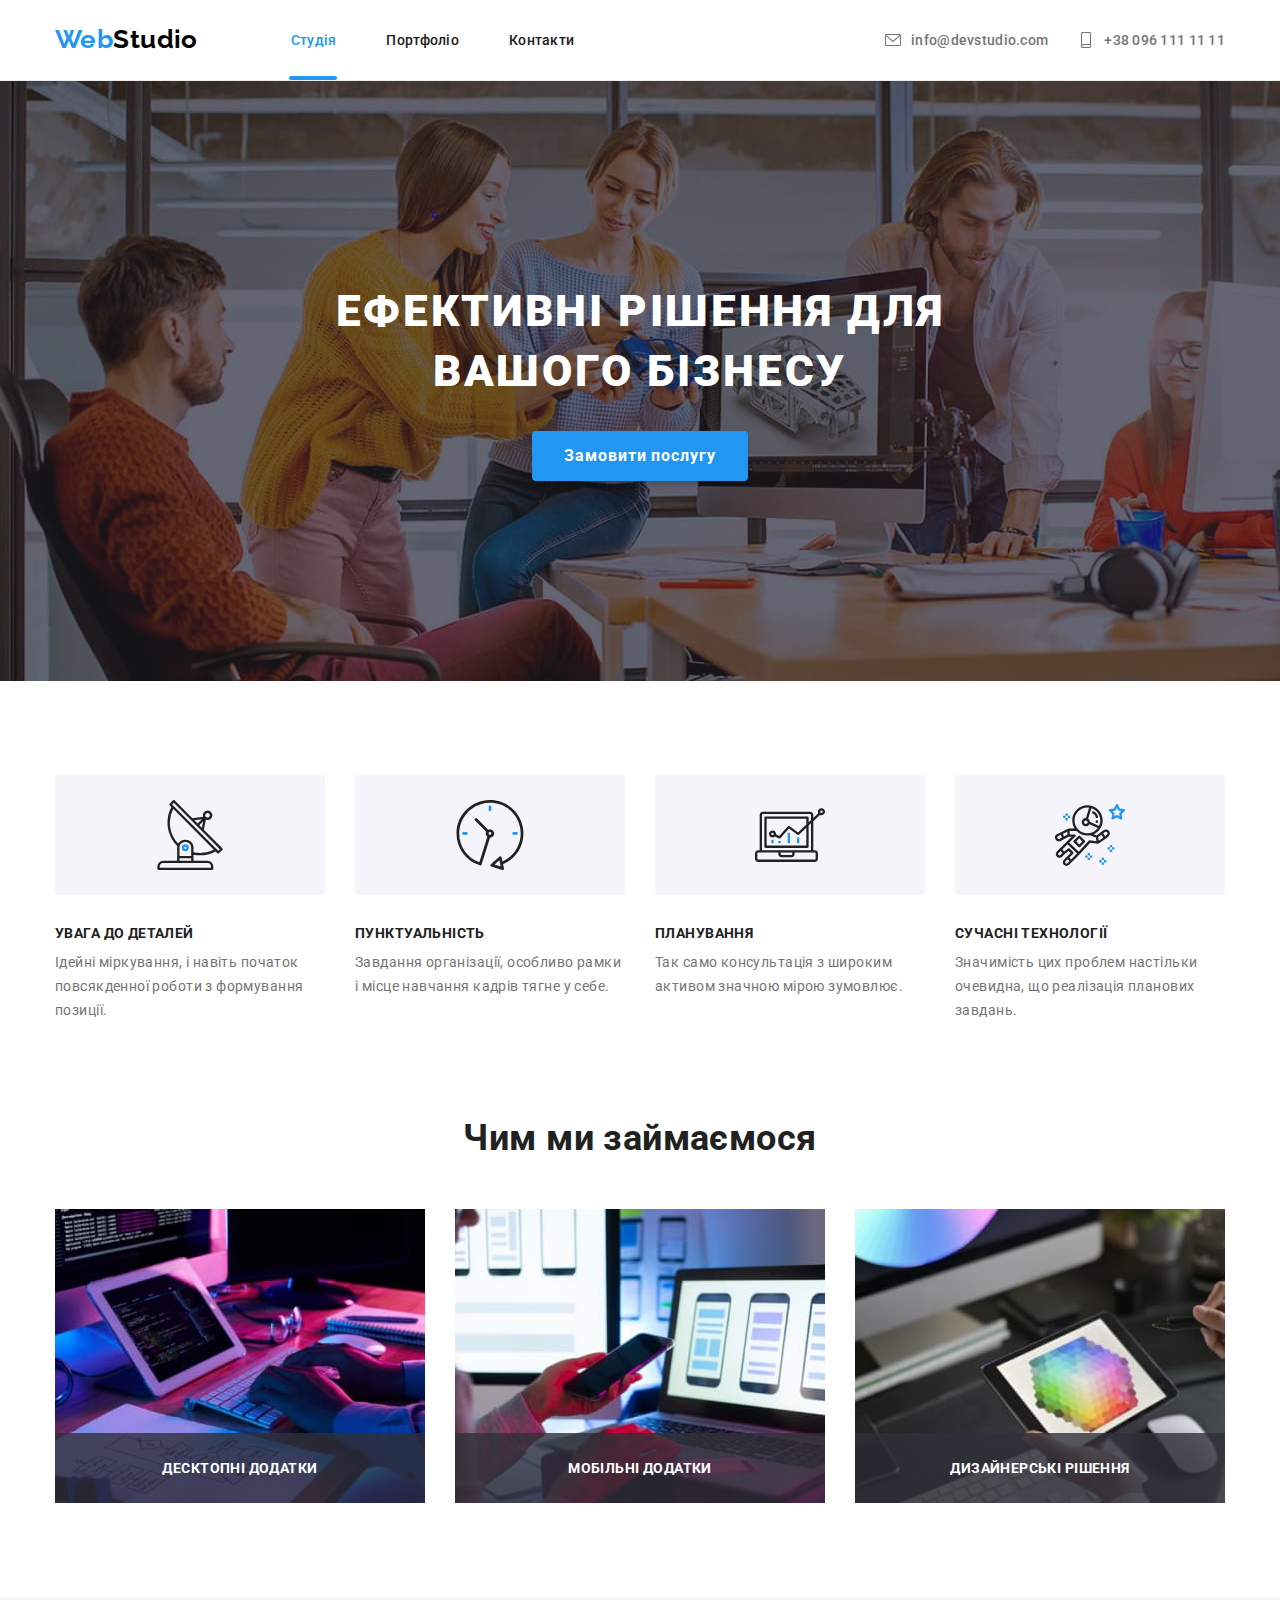
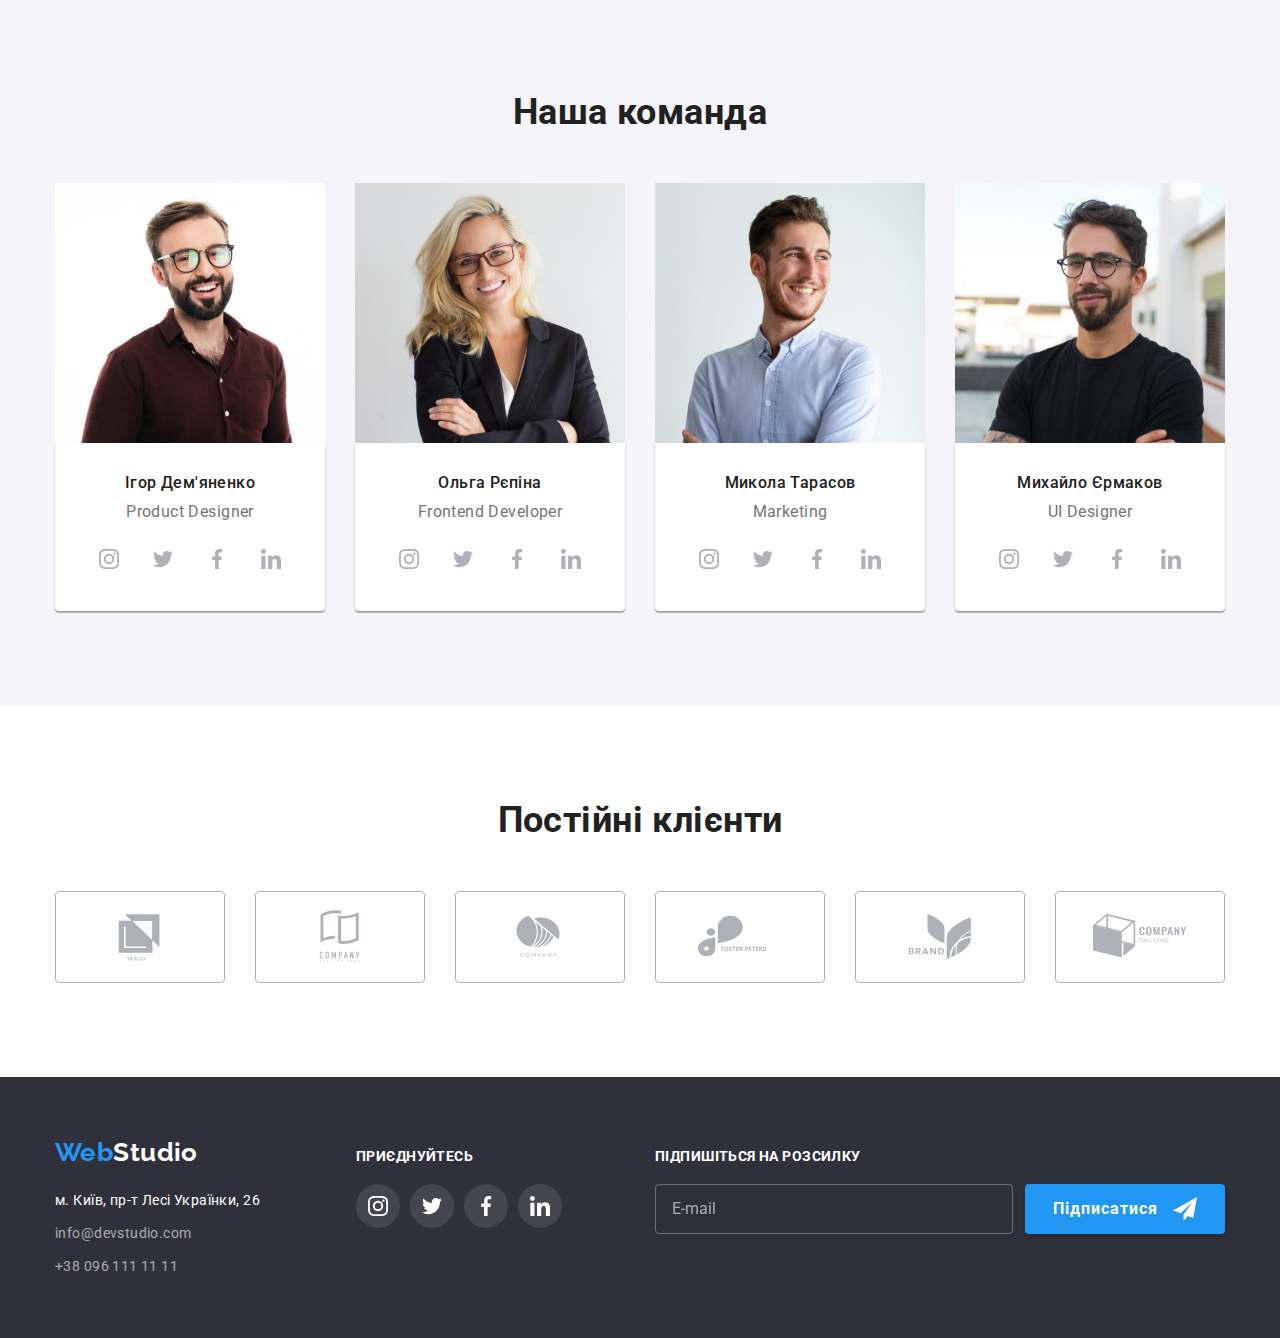
<file: index.html>
<!DOCTYPE html>
<html lang="uk">
    <head>
        <meta charset="UTF-8">
        <meta http-equiv="X-UA-Compatible" content="IE=edge">
        <meta name="viewport" content="width=device-width, initial-scale=1.0">
        <title>Студія</title>
        <link rel="preconnect" href="https://fonts.googleapis.com">
        <link rel="preconnect" href="https://fonts.gstatic.com" crossorigin>
        <link href="https://fonts.googleapis.com/css2?family=Raleway:wght@700&family=Roboto:wght@400;500;700;900&display=swap" rel="stylesheet">
        <!-- Спочатку нормалізатор -->
        <link rel="stylesheet" href="https://cdnjs.cloudflare.com/ajax/libs/modern-normalize/1.0.0/modern-normalize.min.css">
        <!-- Потім ваші стилі --> 
        <link rel="stylesheet" href="./css/main.min.css">
    </head>
    
    <body>
        <!--Шапка-->
        <header class="header">
            <div class="main-nav container">
                <nav class="nav">
                    <a class="logo link" href="./index.html">Web<span class="black">Studio</span></a>
                    <ul class="nav-list">
                        <li class="item"><a class="current-link link" href="./index.html">Студія</a></li>
                        <li class="item"><a class="nav-link link" href="./portfolio.html">Портфоліо</a></li>
                        <li class="item"><a class="nav-link link" href="">Контакти</a></li>
                    </ul>
                </nav>
                <ul class="contacts-list">
                    <li class="item">
                        <a class="contacts-link link" href="mailto:info@devstudio.com">
                            <svg class="contacts-svg" width="16" height="12">
                                <use href="./images/icons.svg#icon-envelope"></use>
                            </svg>
                            <span>info@devstudio.com</span>
                        </a>
                    </li>
                    <li class="item">
                        <a class="contacts-link link" href="tel:+380961111111">
                            <svg class="contacts-svg" width="10" height="16">
                                <use href="./images/icons.svg#icon-smartphone"></use>
                            </svg>
                            <span>+38 096 111 11 11</span>
                        </a>
                    </li>
                </ul>
            </div>
        </header>
        
        <!--Унікальний зміст сторінки-->
        <main>
            <section class="hero">
                <div class="container">
                    <h1 class="hero__title">Ефективні рішення для вашого бізнесу</h1>
                    <button class="hero__btn" type="button" data-modal-open>Замовити послугу</button>
                </div>
            </section>
            
            <section class="benefits">
                <div class="container">
                    <h2 class="visually-hidden">Переваги</h2>
                    <ul class="benefits-list">
                        <li class="item">
                            <div class="benefits-list__box">
                                <svg class="benefits-list__svg" width="70" height="70">
                                    <use href="./images/icons.svg#icon-antenna"></use>
                                </svg>
                            </div>
                            <h3 class="benefits-list__title">УВАГА ДО ДЕТАЛЕЙ</h3>
                            <p class="benefits-list__text">Ідейні міркування, і навіть початок повсякденної роботи з формування позиції.</p>
                        </li>
                        <li class="item">
                            <div class="benefits-list__box">
                                <svg class="benefits-list__svg" width="70" height="70">
                                    <use href="./images/icons.svg#icon-clock"></use>
                                </svg>
                            </div>
                            <h3 class="benefits-list__title">ПУНКТУАЛЬНІСТЬ</h3>
                            <p class="benefits-list__text">Завдання організації, особливо рамки і місце навчання кадрів тягне у себе.</p>
                        </li>
                        <li class="item">
                            <div class="benefits-list__box">
                                <svg class="benefits-list__svg" width="70" height="70">
                                    <use href="./images/icons.svg#icon-diagram"></use>
                                </svg>
                            </div>
                            <h3 class="benefits-list__title">ПЛАНУВАННЯ</h3>
                            <p class="benefits-list__text">Так само консультація з широким активом значною мірою зумовлює.</p>
                        </li>
                        <li class="item">
                            <div class="benefits-list__box">
                                <svg class="benefits-list__svg" width="70" height="70">
                                    <use href="./images/icons.svg#icon-astronaut"></use>
                                </svg>
                            </div>
                            <h3 class="benefits-list__title">СУЧАСНІ ТЕХНОЛОГІЇ</h3>
                            <p class="benefits-list__text">Значимість цих проблем настільки очевидна, що реалізація планових завдань.</p>
                        </li>
                    </ul>
                </div>
            </section>
            
            <section class="activity">
                <div class="container">
                    <h2 class="activity__title">Чим ми займаємося</h2>
                    <ul class="activity-list">
                        <li class="item"><img src="./images/gallery1.jpg" alt="gallery1" width="370">
                            <div class="activity-list__description">ДЕСКТОПНІ ДОДАТКИ</div>
                        </li>
                        <li class="item"><img src="./images/gallery2.jpg" alt="gallery2" width="370">
                            <div class="activity-list__description">МОБІЛЬНІ ДОДАТКИ</div>
                        </li>
                        <li class="item"><img src="./images/gallery3.jpg" alt="gallery3" width="370">
                            <div class="activity-list__description">ДИЗАЙНЕРСЬКІ РІШЕННЯ</div>
                        </li>
                    </ul>
                </div>
            </section>
            
            <section class="team">
                <div class="container">
                    <h2 class="team__title">Наша команда</h2>
                    <ul class="team-list">
                        <li class="item"> <img src="./images/product-designer.jpg" alt="Ігор Дем'яненко" width="270" height="260">
                            <div class="team-list__description">
                                <h3 class="team-list__title">Ігор Дем'яненко</h3>
                                <p class="team-list__text" lang="en">Product Designer</p>
                                <ul class="socialmedia-list">
                                    <li>
                                        <a class="socialmedia-list__link" href=" ">
                                            <svg class="socialmedia-list__svg" width="20" height="20">
                                                <use href="./images/icons.svg#icon-instagram"></use>
                                            </svg>
                                        </a> 
                                    </li>
                                    <li>
                                        <a class="socialmedia-list__link" href=" ">
                                            <svg class="socialmedia-list__svg" width="20" height="20">
                                                <use href="./images/icons.svg#icon-twitter"></use>
                                            </svg>
                                        </a> 
                                    </li>
                                    <li>
                                        <a class="socialmedia-list__link" href=" ">
                                            <svg class="socialmedia-list__svg" width="20" height="20">
                                                <use href="./images/icons.svg#icon-facebook"></use>
                                            </svg>
                                        </a>
                                    </li>
                                    <li>
                                        <a class="socialmedia-list__link" href=" ">
                                            <svg class="socialmedia-list__svg" width="20" height="20">
                                                <use href="./images/icons.svg#icon-linkedin"></use>
                                            </svg>
                                        </a>
                                    </li>
                                </ul>
                            </div>
                        </li>
                        <li class="item"> <img src="./images/frontend-developer.jpg" alt="Ольга Рєпіна" width="270" height="260">
                            <div class="team-list__description">
                                <h3 class="team-list__title">Ольга Рєпіна</h3>
                                <p class="team-list__text" lang="en">Frontend Developer</p>
                                <ul class="socialmedia-list">
                                    <li>
                                        <a class="socialmedia-list__link" href=" ">
                                            <svg class="socialmedia-list__svg" width="20" height="20">
                                                <use href="./images/icons.svg#icon-instagram"></use>
                                            </svg>
                                        </a> 
                                    </li>
                                    <li>
                                        <a class="socialmedia-list__link" href=" ">
                                            <svg class="socialmedia-list__svg" width="20" height="20">
                                                <use href="./images/icons.svg#icon-twitter"></use>
                                            </svg>
                                        </a> 
                                    </li>
                                    <li>
                                        <a class="socialmedia-list__link" href=" ">
                                            <svg class="socialmedia-list__svg" width="20" height="20">
                                                <use href="./images/icons.svg#icon-facebook"></use>
                                            </svg>
                                        </a>
                                    </li>
                                    <li>
                                        <a class="socialmedia-list__link" href=" ">
                                            <svg class="socialmedia-list__svg" width="20" height="20">
                                                <use href="./images/icons.svg#icon-linkedin"></use>
                                            </svg>
                                        </a>
                                    </li>
                                </ul>
                            </div>
                        </li>
                        <li class="item"> <img src="./images/marketing.jpg" alt="Микола Тарасов" width="270" height="260">
                            <div class="team-list__description">
                                <h3 class="team-list__title">Микола Тарасов</h3>
                                <p class="team-list__text" lang="en">Marketing</p>
                                <ul class="socialmedia-list">
                                    <li>
                                        <a class="socialmedia-list__link" href=" ">
                                            <svg class="socialmedia-list__svg" width="20" height="20">
                                                <use href="./images/icons.svg#icon-instagram"></use>
                                            </svg>
                                        </a> 
                                    </li>
                                    <li>
                                        <a class="socialmedia-list__link" href=" ">
                                            <svg class="socialmedia-list__svg" width="20" height="20">
                                                <use href="./images/icons.svg#icon-twitter"></use>
                                            </svg>
                                        </a> 
                                    </li>
                                    <li>
                                        <a class="socialmedia-list__link" href=" ">
                                            <svg class="socialmedia-list__svg" width="20" height="20">
                                                <use href="./images/icons.svg#icon-facebook"></use>
                                            </svg>
                                        </a>
                                    </li>
                                    <li>
                                        <a class="socialmedia-list__link" href=" ">
                                            <svg class="socialmedia-list__svg" width="20" height="20">
                                                <use href="./images/icons.svg#icon-linkedin"></use>
                                            </svg>
                                        </a>
                                    </li>
                                </ul>
                            </div>
                        </li>
                        <li class="item"> <img src="./images/ui-designer.jpg" alt="Михайло Єрмаков" width="270" height="260">
                            <div class="team-list__description">
                                <h3 class="team-list__title">Михайло Єрмаков</h3>
                                <p class="team-list__text" lang="en">UI Designer</p>
                                <ul class="socialmedia-list">
                                    <li>
                                        <a class="socialmedia-list__link" href=" ">
                                            <svg class="socialmedia-list__svg" width="20" height="20">
                                                <use href="./images/icons.svg#icon-instagram"></use>
                                            </svg>
                                        </a> 
                                    </li>
                                    <li>
                                        <a class="socialmedia-list__link" href=" ">
                                            <svg class="socialmedia-list__svg" width="20" height="20">
                                                <use href="./images/icons.svg#icon-twitter"></use>
                                            </svg>
                                        </a> 
                                    </li>
                                    <li>
                                        <a class="socialmedia-list__link" href=" ">
                                            <svg class="socialmedia-list__svg" width="20" height="20">
                                                <use href="./images/icons.svg#icon-facebook"></use>
                                            </svg>
                                        </a>
                                    </li>
                                    <li>
                                        <a class="socialmedia-list__link" href=" ">
                                            <svg class="socialmedia-list__svg" width="20" height="20">
                                                <use href="./images/icons.svg#icon-linkedin"></use>
                                            </svg>
                                        </a>
                                    </li>
                                </ul>
                            </div>
                        </li>
                    </ul>
                </div>
            </section>
        </main> 
        
        <section class="clients">
            <div class="container">
                <h2 class="clients__title">Постійні клієнти</h2>
                <ul class="clients-list">
                    <li class="item">
                        <a class="clients-list__link" href=" ">
                            <svg class="clients-list__svg" width="106" height="60">
                                <use href="./images/icons.svg#icon-client1"></use>
                            </svg>
                        </a>
                    </li>
                    <li class="item">
                        <a class="clients-list__link" href=" ">
                            <svg class="clients-list__svg" width="106" height="60">
                                <use href="./images/icons.svg#icon-client2"></use>
                            </svg>
                        </a>
                    </li>
                    <li class="item">
                        <a class="clients-list__link" href=" ">
                            <svg class="clients-list__svg" width="106" height="60">
                                <use href="./images/icons.svg#icon-client3"></use>
                            </svg>
                        </a>
                    </li>
                    <li class="item">
                        <a class="clients-list__link" href=" ">
                            <svg class="clients-list__svg" width="106" height="60">
                                <use href="./images/icons.svg#icon-client4"></use>
                            </svg>
                        </a>
                    </li>
                    <li class="item">
                        <a class="clients-list__link" href=" ">
                            <svg class="clients-list__svg" width="106" height="60">
                                <use href="./images/icons.svg#icon-client5"></use>
                            </svg>
                        </a>
                    </li>
                    <li class="item">
                        <a class="clients-list__link" href=" ">
                            <svg class="clients-list__svg" width="106" height="60">
                                <use href="./images/icons.svg#icon-client6"></use>
                            </svg>
                        </a>
                    </li>
                </ul>
            </div>
        </section>    

        <!--Підвал-->
        <footer class="footer">
            <div class="container">
                <div class="footer-box">
                    <div>
                        <a class="logo link" href="./index.html" >Web<span class="white">Studio</span></a>
                        <address>
                            <ul class="address-list">
                                <li class="item">
                                    <a class="address-map-link link" href="https://goo.gl/maps/7WfShjQi5e1JMtdQ9" target="_blank" rel="noopener noreferrer nofollow">м. Київ, пр-т Лесі Українки, 26</a>
                                </li>
                                <li class="item">
                                    <a class="address-link link" href="mailto:info@devstudio.com">info@devstudio.com</a>
                                </li>
                                <li class="item">
                                    <a class="address-link link" href="tel:+380961111111">+38 096 111 11 11</a>
                                </li>
                            </ul>
                        </address>
                    </div>
                    <div class="social">
                        <p class="social-text">
                            ПРИЄДНУЙТЕСЬ
                        </p>
                        <ul class="socialmedia-list">
                            <li>
                                <a class="socialmedia-list__link socialmedia-list__link--group" href=" ">
                                    <svg class="socialmedia-list__svg" width="20" height="20">
                                        <use href="./images/icons.svg#icon-instagram"></use>
                                    </svg>
                                </a> 
                            </li>
                            <li>
                                <a class="socialmedia-list__link socialmedia-list__link--group" href=" ">
                                    <svg class="socialmedia-list__svg" width="20" height="20">
                                        <use href="./images/icons.svg#icon-twitter"></use>
                                    </svg>
                                </a> 
                            </li>
                            <li>
                                <a class="socialmedia-list__link socialmedia-list__link--group" href=" ">
                                    <svg class="socialmedia-list__svg" width="20" height="20">
                                        <use href="./images/icons.svg#icon-facebook"></use>
                                    </svg>
                                </a>
                            </li>
                            <li>
                                <a class="socialmedia-list__link socialmedia-list__link--group" href=" ">
                                    <svg class="socialmedia-list__svg" width="20" height="20">
                                        <use href="./images/icons.svg#icon-linkedin"></use>
                                    </svg>
                                </a>
                            </li>
                        </ul>
                    </div>
                    <form class="form-email">
                        <div class="form-email-field">
                            <label for="mail" class="social-text">ПіДПИШІТЬСЯ НА РОЗСИЛКУ</label>
                            <input type="email" name="mail" id="mail" placeholder="E-mail"/>
                        </div>
                        <button type="submit">
                            <span>Підписатися</span>
                            <svg width="24" height="24">
                                <use href="./images/symbol-defs.svg#icon-icon-send"></use>
                            </svg>
                        </button>
                    </form>
                </div>
            </div>
        </footer>
        <div class="backdrop is-hidden" data-modal>
            <div class="modal">
                <button class="modal-close" data-modal-close>
                    <svg class="modal-close-svg" width="18" height="18">
                        <use href="./images/symbol-defs.svg#icon-close-black"></use>
                    </svg>
                </button>
                <form class="form-modal">
                    <p class="modal-title">Залиште свої дані, ми вам передзвонимо</p>
                    <div class="form-modal-field">
                        <label for="name">Ім'я</label>
                        <input type="text" name="name" id="name"/>
                        <span class="icon">
                            <svg width="18" height="18">
                                <use href="./images/symbol-defs.svg#icon-person-black"></use>
                            </svg> 
                        </span>
                    </div>
                    <div class="form-modal-field">            
                        <label for="tel">Телефон</label>
                        <input type="tel" name="tel" id="tel"/>
                        <span class="icon">
                            <svg width="18" height="18">
                                <use href="./images/symbol-defs.svg#icon-phone-black"></use>
                            </svg> 
                        </span>
                    </div>
                    <div class="form-modal-field">
                        <label for="email">Пошта</label>
                        <input type="email" name="email" id="email"/>
                        <span class="icon">
                            <svg width="18" height="18">
                                <use href="./images/symbol-defs.svg#icon-email-black"></use>
                            </svg> 
                        </span>
                    </div>
                    <div class="form-modal-field">
                        <label for="comment">Коментар</label>
                        <textarea name="comment" id="comment" placeholder="Введіть текст"></textarea>
                    </div>
                    <label class="form-checkbox">
                        <input class="checkbox" type="checkbox" name="policy"/>
                        <svg class="icon-check-svg" width="16" height="15">
                            <use href="./images/symbol-defs.svg#icon-icon-check"></use>
                        </svg> 
                        <span class="policy-text">Погоджуюся з розсилкою та приймаю <span><a class="policy-link" href=" ">Умови договору</a></span></span>
                    </label> 
                    <button>Відправити</button>
                </form>
            </div>
        </div>
        <script src="./js/modal.js"></script>
    </body>
</html>
</file>
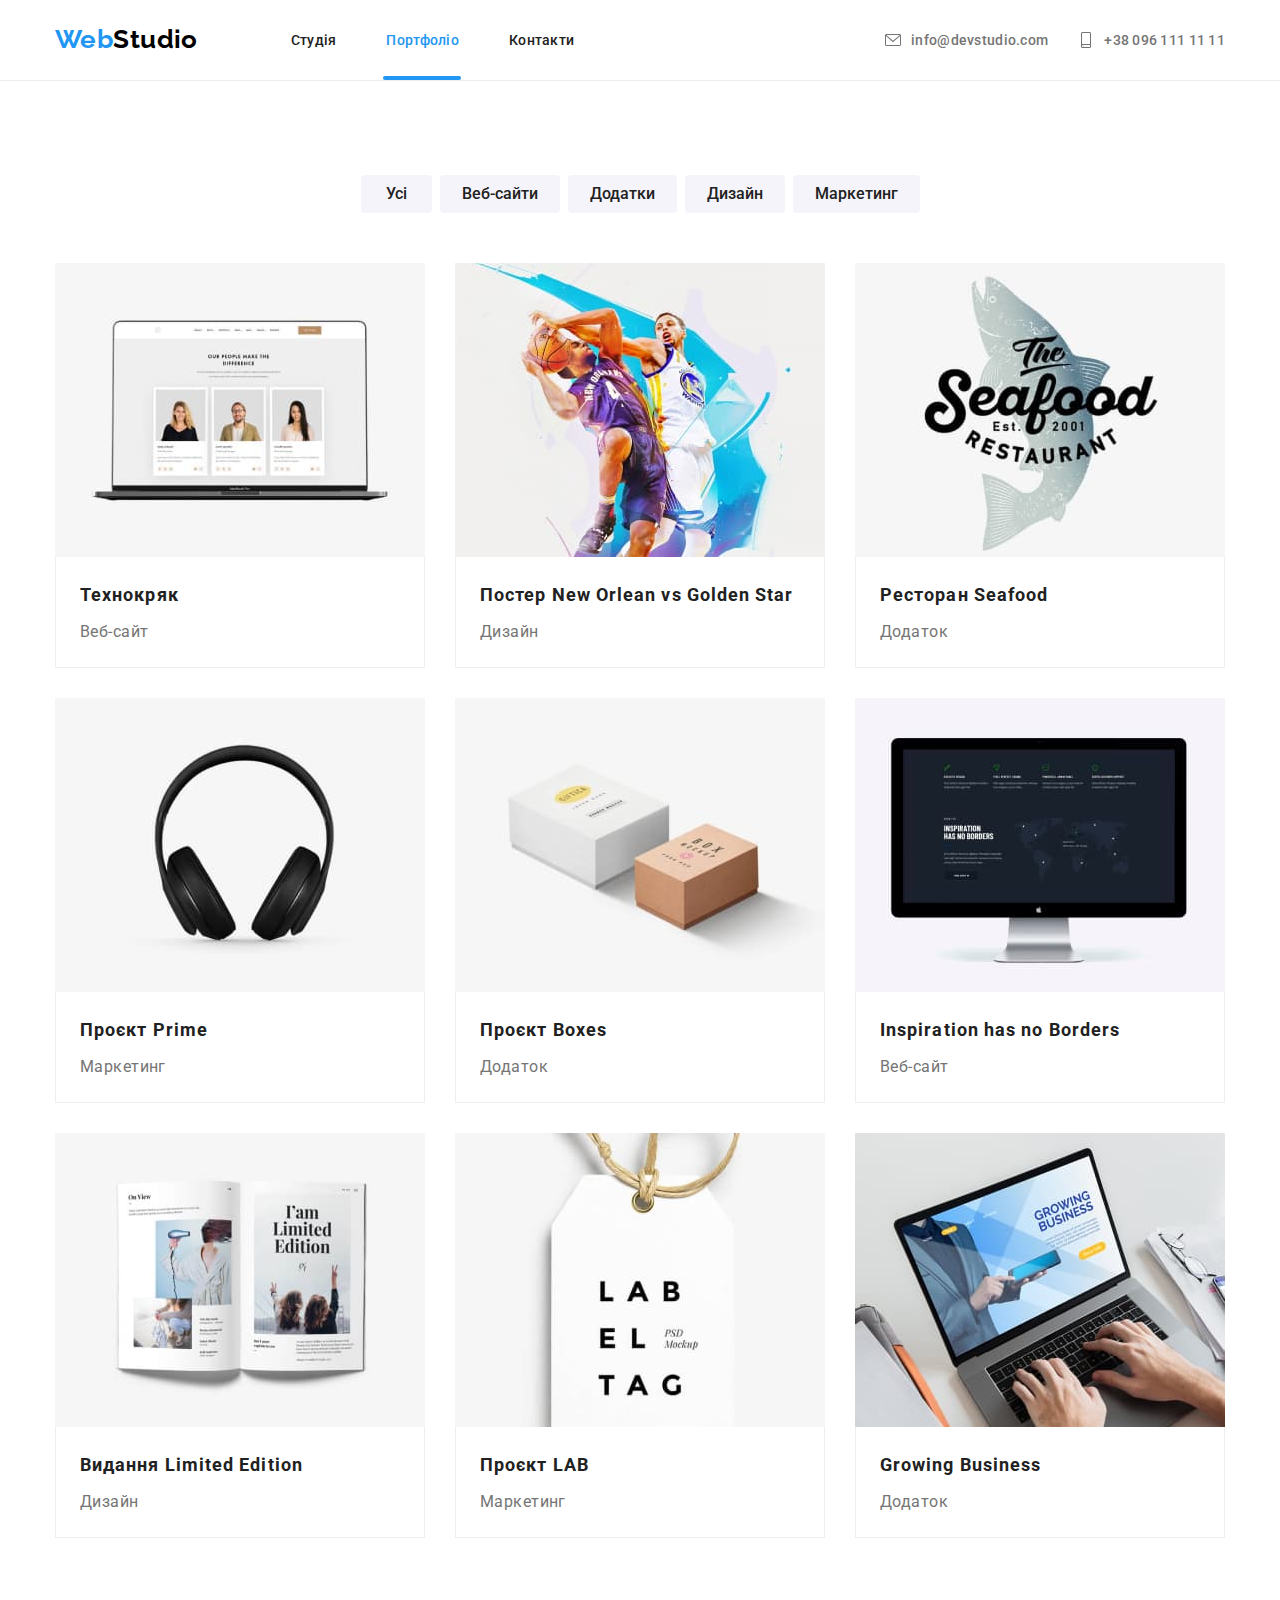
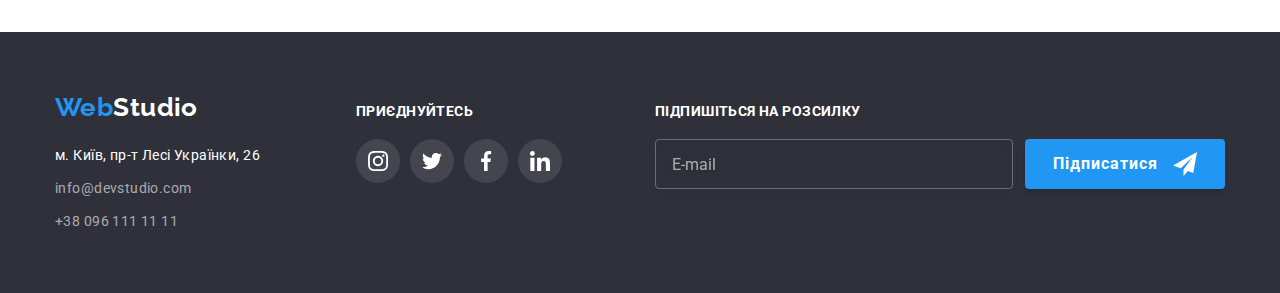
<file: portfolio.html>
<!DOCTYPE html>
<html lang="uk">
    <head>
        <meta charset="UTF-8">
        <meta http-equiv="X-UA-Compatible" content="IE=edge">
        <meta name="viewport" content="width=device-width, initial-scale=1.0">
        <title>Студія</title>
        <link rel="preconnect" href="https://fonts.googleapis.com">
        <link rel="preconnect" href="https://fonts.gstatic.com" crossorigin>
        <link href="https://fonts.googleapis.com/css2?family=Raleway:wght@700&family=Roboto:wght@400;500;700;900&display=swap" rel="stylesheet">
        <!-- Спочатку нормалізатор -->
        <link rel="stylesheet" href="https://cdnjs.cloudflare.com/ajax/libs/modern-normalize/1.0.0/modern-normalize.min.css">
        <!-- Потім ваші стилі --> 
        <link rel="stylesheet" href="./css/main.min.css">
    </head>
    
    <body>
        <!--Шапка-->
        <header class="header">
            <div class="main-nav container">
                <nav class="nav">
                    <a class="logo link" href="./index.html">Web<span class="black">Studio</span></a>
                    <ul class="nav-list">
                        <li class="item"><a class="nav-link link" href="./index.html">Студія</a></li>
                        <li class="item"><a class="portfolio-link link" href="./portfolio.html">Портфоліо</a></li>
                        <li class="item"><a class="nav-link link" href="">Контакти</a></li>
                    </ul>
                </nav>
                <ul class="contacts-list">
                    <li class="item">
                        <a class="contacts-link link" href="mailto:info@devstudio.com">
                            <svg class="contacts-svg" width="16" height="12">
                                <use href="./images/icons.svg#icon-envelope"></use>
                            </svg>
                            <span>info@devstudio.com</span>
                        </a>
                    </li>
                    <li class="item">
                        <a class="contacts-link link" href="tel:+380961111111">
                            <svg class="contacts-svg" width="10" height="16">
                                <use href="./images/icons.svg#icon-smartphone"></use>
                            </svg>
                            <span>+38 096 111 11 11</span>
                        </a>
                    </li>
                </ul>
            </div>
        </header>
        
        <!--Унікальний зміст сторінки-->
        <main>
            <section class="portfolio">
                <div class="container">
                    <h1 class="visually-hidden">Портфоліо</h1>
                    <ul class="portfolio-filter">
                        <li class="item"><button class="portfolio-filter__btn portfolio-filter__btn--everyone" type="button">Усі</button></li>
                        <li class="item"><button class="portfolio-filter__btn" type="button">Веб-сайти</button></li>
                        <li class="item"><button class="portfolio-filter__btn" type="button">Додатки</button></li>
                        <li class="item"><button class="portfolio-filter__btn" type="button">Дизайн</button></li>
                        <li class="item"><button class="portfolio-filter__btn" type="button">Маркетинг</button></li>
                    </ul>
                    <ul class="portfolio-list">
                        <li class="item">
                            <a class="link" href=" ">
                                <div class="portfolio-list__thumb">
                                    <img src="./images/portfolio1.jpg" alt="Веб-сайт Технокряк" width="370" height="294">
                                    <div class="portfolio-list__overlay">Ресурс пропонує комплексні пропозиції з різним рівнем функціоналу та сервісів. Все це дозволить відвідувачу отримати вичерпні відомості про компанію чи приватну особу.
                                    </div>
                                </div>
                                <div class="portfolio-list__description">
                                    <h2 class="portfolio-list__title">Технокряк</h2>
                                    <p class="portfolio-list__text">Веб-сайт</p>
                                </div>
                            </a>
                        </li>
                        <li class="item">
                            <a class="link" href=" ">
                                <div class="portfolio-list__thumb">
                                    <img src="./images/portfolio2.jpg" alt="Постер New Orlean vs Golden Star" width="370" height="294">
                                    <div class="portfolio-list__overlay">Ресурс пропонує комплексні пропозиції з різним рівнем функціоналу та сервісів. Все це дозволить відвідувачу отримати вичерпні відомості про компанію чи приватну особу.
                                    </div>
                                </div>
                                <div class="portfolio-list__description">
                                    <h2 class="portfolio-list__title">Постер New Orlean vs Golden Star</h2>
                                    <p class="portfolio-list__text">Дизайн</p>
                                </div>
                            </a>
                        </li>
                        <li class="item">
                            <a class="link" href=" ">
                                <div class="portfolio-list__thumb">
                                    <img src="./images/portfolio3.jpg" alt="Додаток Ресторан Seafood" width="370" height="294">
                                    <div class="portfolio-list__overlay">Ресурс пропонує комплексні пропозиції з різним рівнем функціоналу та сервісів. Все це дозволить відвідувачу отримати вичерпні відомості про компанію чи приватну особу.
                                    </div>
                                </div>
                                <div class="portfolio-list__description">
                                    <h2 class="portfolio-list__title">Ресторан Seafood</h2>
                                    <p class="portfolio-list__text">Додаток</p>
                                </div>    
                            </a>
                        </li>
                        <li class="item">
                            <a class="link" href=" ">
                                <div class="portfolio-list__thumb">
                                    <img src="./images/portfolio4.jpg" alt="Проєкт Prime" width="370" height="294">
                                    <div class="portfolio-list__overlay">Ресурс пропонує комплексні пропозиції з різним рівнем функціоналу та сервісів. Все це дозволить відвідувачу отримати вичерпні відомості про компанію чи приватну особу.
                                    </div>
                                </div>
                                <div class="portfolio-list__description">
                                    <h2 class="portfolio-list__title">Проєкт Prime</h2>
                                    <p class="portfolio-list__text">Маркетинг</p>
                                </div>
                            </a>
                        </li>
                        <li class="item">
                            <a class="link" href=" ">
                                <div class="portfolio-list__thumb">
                                    <img src="./images/portfolio5.jpg" alt="Додаток Проєкт Boxes" width="370" height="294">
                                    <div class="portfolio-list__overlay">Ресурс пропонує комплексні пропозиції з різним рівнем функціоналу та сервісів. Все це дозволить відвідувачу отримати вичерпні відомості про компанію чи приватну особу.
                                    </div>
                                </div>
                                <div class="portfolio-list__description">
                                    <h2 class="portfolio-list__title">Проєкт Boxes</h2>
                                    <p class="portfolio-list__text">Додаток</p>
                                </div>   
                            </a>
                        </li>
                        <li class="item">
                            <a class="link" href=" ">
                                <div class="portfolio-list__thumb">
                                    <img src="./images/portfolio6.jpg" alt="Веб-сайт Inspiration has no Borders" width="370" height="294">
                                    <div class="portfolio-list__overlay">Ресурс пропонує комплексні пропозиції з різним рівнем функціоналу та сервісів. Все це дозволить відвідувачу отримати вичерпні відомості про компанію чи приватну особу.
                                    </div>
                                </div>
                                <div class="portfolio-list__description">
                                    <h2 class="portfolio-list__title">Inspiration has no Borders</h2>
                                    <p class="portfolio-list__text">Веб-сайт</p>
                                </div>
                            </a>
                        </li>
                        <li class="item">
                            <a class="link" href=" ">
                                <div class="portfolio-list__thumb">
                                    <img src="./images/portfolio7.jpg" alt="Видання Limited Edition" width="370" height="294">
                                    <div class="portfolio-list__overlay">Ресурс пропонує комплексні пропозиції з різним рівнем функціоналу та сервісів. Все це дозволить відвідувачу отримати вичерпні відомості про компанію чи приватну особу.
                                    </div>
                                </div>
                                <div class="portfolio-list__description">
                                    <h2 class="portfolio-list__title">Видання Limited Edition</h2>
                                    <p class="portfolio-list__text">Дизайн</p>
                                </div>
                            </a>
                        </li>
                        <li class="item">
                            <a class="link" href=" ">
                                <div class="portfolio-list__thumb">
                                    <img src="./images/portfolio8.jpg" alt="Проєкт LAB" width="370" height="294">
                                    <div class="portfolio-list__overlay">Ресурс пропонує комплексні пропозиції з різним рівнем функціоналу та сервісів. Все це дозволить відвідувачу отримати вичерпні відомості про компанію чи приватну особу.
                                    </div>
                                </div>
                                <div class="portfolio-list__description">
                                    <h2 class="portfolio-list__title">Проєкт LAB</h2>
                                    <p class="portfolio-list__text">Маркетинг</p>
                                </div>
                            </a>
                        </li>
                        <li class="item">
                            <a class="link" href=" ">
                                <div class="portfolio-list__thumb">
                                    <img src="./images/portfolio9.jpg" alt="Додаток Growing Business" width="370" height="294">
                                    <div class="portfolio-list__overlay">Ресурс пропонує комплексні пропозиції з різним рівнем функціоналу та сервісів. Все це дозволить відвідувачу отримати вичерпні відомості про компанію чи приватну особу.
                                    </div>
                                </div>
                                <div class="portfolio-list__description">
                                    <h2 class="portfolio-list__title">Growing Business</h2>
                                    <p class="portfolio-list__text">Додаток</p>
                                </div> 
                            </a>
                        </li>
                    </ul>
                </div>
            </section>  
        </main>
    
        <!--Підвал-->
        <footer class="footer">
            <div class="container">
                <div class="footer-box">
                    <div>
                        <a class="logo link" href="./index.html" >Web<span class="white">Studio</span></a>
                        <address>
                            <ul class="address-list">
                                <li class="item">
                                    <a class="address-map-link link" href="https://goo.gl/maps/7WfShjQi5e1JMtdQ9" target="_blank" rel="noopener noreferrer nofollow">м. Київ, пр-т Лесі Українки, 26</a>
                                </li>
                                <li class="item">
                                    <a class="address-link link" href="mailto:info@devstudio.com">info@devstudio.com</a>
                                </li>
                                <li class="item">
                                    <a class="address-link link" href="tel:+380961111111">+38 096 111 11 11</a>
                                </li>
                            </ul>
                        </address>
                    </div>
                    <div class="social">
                        <p class="social-text">
                            ПРИЄДНУЙТЕСЬ
                        </p>
                        <ul class="socialmedia-list">
                            <li>
                                <a class="socialmedia-list__link socialmedia-list__link--group" href=" ">
                                    <svg class="socialmedia-list__svg" width="20" height="20">
                                        <use href="./images/icons.svg#icon-instagram"></use>
                                    </svg>
                                </a> 
                            </li>
                            <li>
                                <a class="socialmedia-list__link socialmedia-list__link--group" href=" ">
                                    <svg class="socialmedia-list__svg" width="20" height="20">
                                        <use href="./images/icons.svg#icon-twitter"></use>
                                    </svg>
                                </a> 
                            </li>
                            <li>
                                <a class="socialmedia-list__link socialmedia-list__link--group" href=" ">
                                    <svg class="socialmedia-list__svg" width="20" height="20">
                                        <use href="./images/icons.svg#icon-facebook"></use>
                                    </svg>
                                </a>
                            </li>
                            <li>
                                <a class="socialmedia-list__link socialmedia-list__link--group" href=" ">
                                    <svg class="socialmedia-list__svg" width="20" height="20">
                                        <use href="./images/icons.svg#icon-linkedin"></use>
                                    </svg>
                                </a>
                            </li>
                        </ul>
                    </div>
                    <form class="form-email">
                        <div class="form-email-field">
                            <label for="mail" class="social-text">ПіДПИШІТЬСЯ НА РОЗСИЛКУ</label>
                            <input type="email" name="mail" id="mail" placeholder="E-mail"/>
                        </div>
                        <button type="submit">
                            <span>Підписатися</span>
                            <svg width="24" height="24">
                                <use href="./images/symbol-defs.svg#icon-icon-send"></use>
                            </svg>
                        </button>
                    </form>
                </div>
            </div>
        </footer>
    </body>
</html>
</file>
<file: css/main.min.css>
:root{--primary-text-color: #757575;--title-text-color: #212121;--accent-color: #2196F3;--primary-background-color: #FFFFFF;--animation-time: 250ms;--animation-timing-function: cubic-bezier(0.4, 0, 0.2, 1)}.visually-hidden{position:absolute;width:1px;height:1px;margin:-1px;border:0;padding:0;white-space:nowrap;-webkit-clip-path:inset(100%);clip-path:inset(100%);clip:rect(0 0 0 0);overflow:hidden}.address-list,.portfolio-list,.portfolio-filter,.clients-list,.socialmedia-list,.team-list,.activity-list,.benefits-list,.contacts-list,.nav-list{list-style:none;padding-left:0;margin:0}.portfolio,.clients,.team,.activity{padding-top:94px;padding-bottom:94px}html{box-sizing:border-box}*,*::after,*::before{box-sizing:inherit}.link{text-decoration:none;color:inherit;transition-property:color;transition-duration:var(--animation-time);transition-timing-function:var(--animation-timing-function)}.link:hover,.link:focus{color:var(--accent-color)}img{display:block;max-width:100%;height:auto}h1,h2,h3,ul,p{margin-top:0;margin-bottom:0}body{font-family:"Roboto",sans-serif;font-size:14px;letter-spacing:.03em;color:var(--primary-text-color);background-color:var(--primary-background-color)}.container{width:1200px;margin:0 auto;padding:0 15px}.header{border-bottom:1px solid #ececec}.header .logo{padding-top:24px;padding-bottom:25px}.main-nav{display:flex;align-items:center}.nav{display:flex;align-items:center}.nav-list{display:flex;margin-left:93px}.nav-list .item:not(:last-child){margin-right:50px}.current-link{display:block;position:relative;padding-top:32px;padding-bottom:32px;font-weight:500;line-height:1.1428571429;letter-spacing:.02em;color:var(--accent-color)}.current-link::after{display:inline-block;position:absolute;content:"";top:76px;left:-2px;width:48px;height:4px;background-color:var(--accent-color);border-radius:2px}.portfolio-link{display:block;position:relative;padding-top:32px;padding-bottom:32px;font-weight:500;line-height:1.1428571429;letter-spacing:.02em;color:var(--accent-color)}.portfolio-link::after{display:inline-block;position:absolute;content:"";top:76px;left:-3px;width:78px;height:4px;background-color:var(--accent-color);border-radius:2px}.nav-link{display:block;padding-top:32px;padding-bottom:32px;font-weight:500;line-height:1.1428571429;letter-spacing:.02em;color:var(--title-text-color)}.contacts-list{display:flex;margin-left:auto}.contacts-list .item+.item{margin-left:30px}.contacts-link{display:flex;align-items:center;gap:10px;padding-top:32px;padding-bottom:32px;font-weight:500;line-height:1.1428571429;letter-spacing:.02em;color:var(--primary-text-color)}.contacts-svg{fill:currentColor;width:16px;height:16px}.logo{display:block;font-family:"Raleway",sans-serif;font-weight:700;font-size:26px;line-height:1.1923076923;color:var(--accent-color)}.logo .black{color:#000;transition-property:color;transition-duration:var(--animation-time);transition-timing-function:var(--animation-timing-function)}.logo .white{color:var(--primary-background-color);transition-property:color;transition-duration:var(--animation-time);transition-timing-function:var(--animation-timing-function)}.logo .black:hover,.logo .black:focus,.logo .white:hover,.logo .white:focus{color:var(--accent-color)}.hero{max-width:1600px;height:600px;margin-left:auto;margin-right:auto;padding-top:200px;padding-bottom:200px;background-image:linear-gradient(to right, rgba(47, 48, 58, 0.4), rgba(47, 48, 58, 0.4)),url(../images/overlay.jpg);background-color:#2f303a}.hero__title{width:696px;margin-left:auto;margin-right:auto;margin-bottom:30px;font-weight:900;font-size:44px;line-height:1.3636363636;text-align:center;letter-spacing:.06em;text-transform:uppercase;color:var(--primary-background-color)}.hero__btn{margin-left:auto;margin-right:auto;padding-top:10px;padding-bottom:10px;padding-left:32px;padding-right:32px;display:flex;align-items:center;justify-content:center;font-family:"Roboto",sans-serif;font-weight:700;font-size:16px;line-height:1.875;text-align:center;letter-spacing:.06em;color:var(--primary-background-color);background-color:var(--accent-color);cursor:pointer;box-shadow:0px 4px 4px rgba(0,0,0,.15);border:0 solid rgba(0,0,0,0);border-radius:4px;transition:background-color var(--animation-time) var(--animation-timing-function)}.hero__btn:hover,.hero__btn:focus{background-color:#188ce8}.benefits{background:var(--primary-background-color);padding-top:94px}.benefits-list{display:flex}.benefits-list .item:not(:last-child){margin-right:30px}.benefits-list__box{display:flex;align-items:center;justify-content:center;width:270px;height:120px;margin-bottom:30px;background-color:#f5f4fa;border-radius:4px}.benefits-list__title{margin-bottom:10px;font-weight:700;font-size:14px;line-height:1.1428571429;text-transform:uppercase;color:var(--title-text-color)}.benefits-list__text{line-height:171%;letter-spacing:.03em}.activity{background:var(--primary-background-color)}.activity__title{margin-bottom:50px;font-weight:700;font-size:36px;line-height:1.1666666667;text-align:center;color:var(--title-text-color)}.activity-list{display:flex;justify-content:space-between}.activity-list .item{position:relative}.activity-list__description{position:absolute;width:370px;height:70px;top:224px;padding-top:27px;font-weight:700;line-height:1.1428571429;text-align:center;text-transform:uppercase;color:var(--primary-background-color);background-color:rgba(47,48,58,.8)}.team{background-color:#f5f4fa}.team__title{margin-bottom:50px;font-weight:700;font-size:36px;line-height:1.1666666667;text-align:center;color:var(--title-text-color)}.team-list{display:flex;justify-content:space-between}.team-list__description{padding-top:30px;padding-bottom:30px;background:var(--primary-background-color);box-shadow:0px 1px 3px rgba(0,0,0,.12),0px 1px 1px rgba(0,0,0,.14),0px 2px 1px rgba(0,0,0,.2);border-radius:0px 0px 4px 4px;border-top:none}.team-list__title{margin-bottom:10px;font-weight:500;font-size:16px;line-height:1.1875;text-align:center;color:var(--title-text-color)}.team-list__text{margin-bottom:16px;font-size:16px;line-height:1.1875;text-align:center}.socialmedia-list{display:flex;justify-content:center;gap:10px}.socialmedia-list__link{display:flex;width:44px;height:44px;align-items:center;justify-content:center;color:#afb1b8;border:none;border-radius:50%;transition:color var(--animation-time) var(--animation-timing-function),background-color var(--animation-time) var(--animation-timing-function)}.socialmedia-list__link:hover,.socialmedia-list__link:focus{color:var(--primary-background-color);background-color:var(--accent-color)}.socialmedia-list__svg{fill:currentColor}.clients{background:var(--primary-background-color)}.clients__title{margin-bottom:50px;font-weight:700;font-size:36px;line-height:1.1666666667;text-align:center;color:var(--title-text-color)}.clients-list{display:flex;flex-wrap:wrap;gap:30px}.clients-list .item{flex-basis:calc((100% - 150px)/6)}.clients-list__link{display:flex;width:170px;height:92px;align-items:center;justify-content:center;color:#afb1b8;border:1px solid #afb1b8;border-radius:4px;transition:color var(--animation-time) var(--animation-timing-function),border var(--animation-time) var(--animation-timing-function)}.clients-list__link:hover,.clients-list__link:focus{color:var(--accent-color);border:1px solid var(--accent-color)}.clients-list__svg{fill:currentColor}.portfolio{background-color:var(--primary-background-color)}.portfolio-filter{display:flex;justify-content:center;margin-bottom:50px}.portfolio-filter .item:not(:last-child){margin-right:8px}.portfolio-filter__btn{padding:6px 22px;font-family:"Roboto",sans-serif;font-weight:500;font-size:16px;line-height:1.625;text-align:center;color:var(--title-text-color);background-color:#f5f4fa;border:0 solid rgba(0,0,0,0);border-radius:4px;cursor:pointer;transition:color var(--animation-time) var(--animation-timing-function),background-color var(--animation-time) var(--animation-timing-function),box-shadow var(--animation-time) var(--animation-timing-function)}.portfolio-filter__btn:hover,.portfolio-filter__btn:focus{color:var(--primary-background-color);background-color:var(--accent-color);box-shadow:0px 3px 1px rgba(0,0,0,.1),0px 1px 2px rgba(0,0,0,.08),0px 2px 2px rgba(0,0,0,.12)}.portfolio-filter__btn--everyone{padding:6px 25px}.portfolio-list{display:flex;flex-wrap:wrap;gap:30px}.portfolio-list .item{flex-basis:calc((100% - 60px)/3);transition:box-shadow var(--animation-time) var(--animation-timing-function)}.portfolio-list .item:hover,.portfolio-list .item:focus{box-shadow:0px 1px 1px rgba(0,0,0,.12),0px 4px 4px rgba(0,0,0,.06),1px 4px 6px rgba(0,0,0,.16)}.portfolio-list__description{padding:20px 24px;border:1px solid #eee;border-top:none}.portfolio-list__thumb{position:relative;width:370px;height:294px;overflow:hidden}.portfolio-list__overlay{position:absolute;width:370px;height:294px;top:0;left:0;padding:63px 24px;font-weight:400;font-size:18px;line-height:1.5555555556;letter-spacing:.03em;color:var(--primary-background-color);background-color:rgba(33,150,243,.9);transform:translateY(100%);transition:transform var(--animation-time) var(--animation-timing-function)}.portfolio-list .item:hover .portfolio-list__overlay{transform:translateY(0)}.portfolio-list__title{margin-bottom:4px;font-weight:700;font-size:18px;line-height:2;letter-spacing:.06em;color:var(--title-text-color)}.portfolio-list__text{font-size:16px;line-height:1.875;color:var(--primary-text-color)}.footer{background:#2f303a;padding-top:60px;padding-bottom:60px}.footer .logo{margin-bottom:20px}.footer-box{display:flex;align-items:baseline}.address-list .item{width:231px}.address-list .item:not(:last-child){margin-bottom:9px}.address-map-link{font-style:normal;line-height:1.7142857143;color:var(--primary-background-color)}.address-link{font-style:normal;line-height:1.7142857143;color:rgba(255,255,255,.6)}.social{margin-left:70px}.social-text{margin-bottom:20px;font-weight:700;font-size:14px;line-height:1.1428571429;letter-spacing:.03em;text-transform:uppercase;color:#fff}.socialmedia-list__link--group{color:var(--primary-background-color);background-color:rgba(255,255,255,.1)}.form-email{display:flex;width:570px;margin-left:93px}.form-email-field{display:flex;flex-direction:column}.form-email label{margin-bottom:20px}.form-email input{width:358px;height:50px;padding:15px 16px;font-weight:400;font-size:16px;line-height:1.25;color:rgba(255,255,255,.6);background-color:inherit;border:1px solid rgba(255,255,255,.3);filter:drop-shadow(0px 4px 4px rgba(0, 0, 0, 0.15));border-radius:4px}.form-email input::-moz-placeholder{font-weight:400;font-size:16px;line-height:1.25;color:rgba(255,255,255,.6)}.form-email input:-ms-input-placeholder{font-weight:400;font-size:16px;line-height:1.25;color:rgba(255,255,255,.6)}.form-email input::placeholder{font-weight:400;font-size:16px;line-height:1.25;color:rgba(255,255,255,.6)}.form-email button{display:flex;justify-content:space-between;align-items:center;width:200px;height:50px;margin-top:36px;margin-left:12px;padding:10px 28px;font-family:"Roboto",sans-serif;font-weight:700;font-size:16px;line-height:1.875;text-align:center;letter-spacing:.06em;color:var(--primary-background-color);background-color:var(--accent-color);cursor:pointer;box-shadow:0px 4px 4px rgba(0,0,0,.15);border:0 solid rgba(0,0,0,0);border-radius:4px;transition:background-color var(--animation-time) var(--animation-timing-function)}.form-email button:hover,.form-email button:focus{background-color:#188ce8}.backdrop{position:fixed;top:0;left:0;width:100%;height:100%;background-color:rgba(0,0,0,.2);opacity:1;transition:opacity var(--animation-time) var(--animation-timing-function)}.backdrop.is-hidden{opacity:0;pointer-events:none}.backdrop.is-hidden .modal{transform:translate(-50%, -50%) scale(0.9);opacity:0}.modal{position:absolute;top:50%;left:50%;transform:translate(-50%, -50%) scale(1);width:528px;height:581px;padding:40px;background-color:var(--primary-background-color);box-shadow:0px 1px 3px rgba(0,0,0,.12),0px 1px 1px rgba(0,0,0,.14),0px 2px 1px rgba(0,0,0,.2);border-radius:4px;opacity:1;transition:transform var(--animation-time) var(--animation-timing-function),opacity var(--animation-time) var(--animation-timing-function)}.modal-close{position:absolute;top:8px;right:8px;display:flex;width:30px;height:30px;align-items:center;justify-content:center;color:#000;background-color:var(--primary-background-color);border:1px solid rgba(0,0,0,.1);border-radius:50%;transition:color var(--animation-time) var(--animation-timing-function)}.modal-close-svg{fill:currentColor}.modal-close:hover,.modal-close:focus{color:var(--accent-color)}.form-modal{display:flex;flex-direction:column;align-items:center}.modal-title{margin-bottom:12px;font-weight:700;font-size:20px;line-height:1.15;text-align:center;color:var(--title-text-color)}.form-modal-field{position:relative}.form-modal-field label{margin-bottom:4px;font-weight:400;font-size:12px;line-height:1.1666666667;letter-spacing:.01em;color:var(--primary-text-color)}.form-modal-field input{margin-bottom:10px;width:448px;height:40px;padding-left:42px;border:1px solid rgba(33,33,33,.2);border-radius:4px}.icon{position:absolute;top:29px;left:12px}.form-modal-field input:focus{border:1px solid var(--accent-color)}.form-modal-field input:focus~.icon{fill:var(--accent-color)}textarea{width:448px;height:120px;padding:12px 16px;resize:none;border:1px solid rgba(33,33,33,.2);border-radius:4px}textarea::-moz-placeholder{font-weight:400;font-size:12px;line-height:1.1666666667;letter-spacing:.01em;color:rgba(117,117,117,.5)}textarea:-ms-input-placeholder{font-weight:400;font-size:12px;line-height:1.1666666667;letter-spacing:.01em;color:rgba(117,117,117,.5)}textarea::placeholder{font-weight:400;font-size:12px;line-height:1.1666666667;letter-spacing:.01em;color:rgba(117,117,117,.5)}textarea:focus{border:1px solid var(--accent-color)}.form-checkbox{position:relative;width:425px;height:24px;margin-top:20px;margin-bottom:30px}.checkbox{-webkit-appearance:none;-moz-appearance:none;appearance:none;position:absolute}.icon-check-svg{position:absolute;top:4px;fill:var(--primary-background-color);border:1px solid var(--title-text-color);border-radius:2px}.checkbox:checked+.icon-check-svg{fill:var(--accent-color);border:0 solid rgba(0,0,0,0)}.policy-text{display:inline-block;margin-left:25px;font-weight:400;font-size:14px;line-height:1.7142857143;letter-spacing:.03em;color:var(--primary-text-color)}.policy-link{color:var(--accent-color)}.form-modal button{width:200px;height:50px;padding:10px 52px;font-family:"Roboto",sans-serif;font-weight:700;font-size:16px;line-height:1.875;text-align:center;letter-spacing:.06em;color:var(--primary-background-color);background-color:var(--accent-color);cursor:pointer;box-shadow:0px 4px 4px rgba(0,0,0,.15);border:0 solid rgba(0,0,0,0);border-radius:4px;transition:background-color var(--animation-time) var(--animation-timing-function)}.form-modal button:hover,.form-modal button:focus{background-color:#188ce8}/*# sourceMappingURL=main.min.css.map */
</file>
